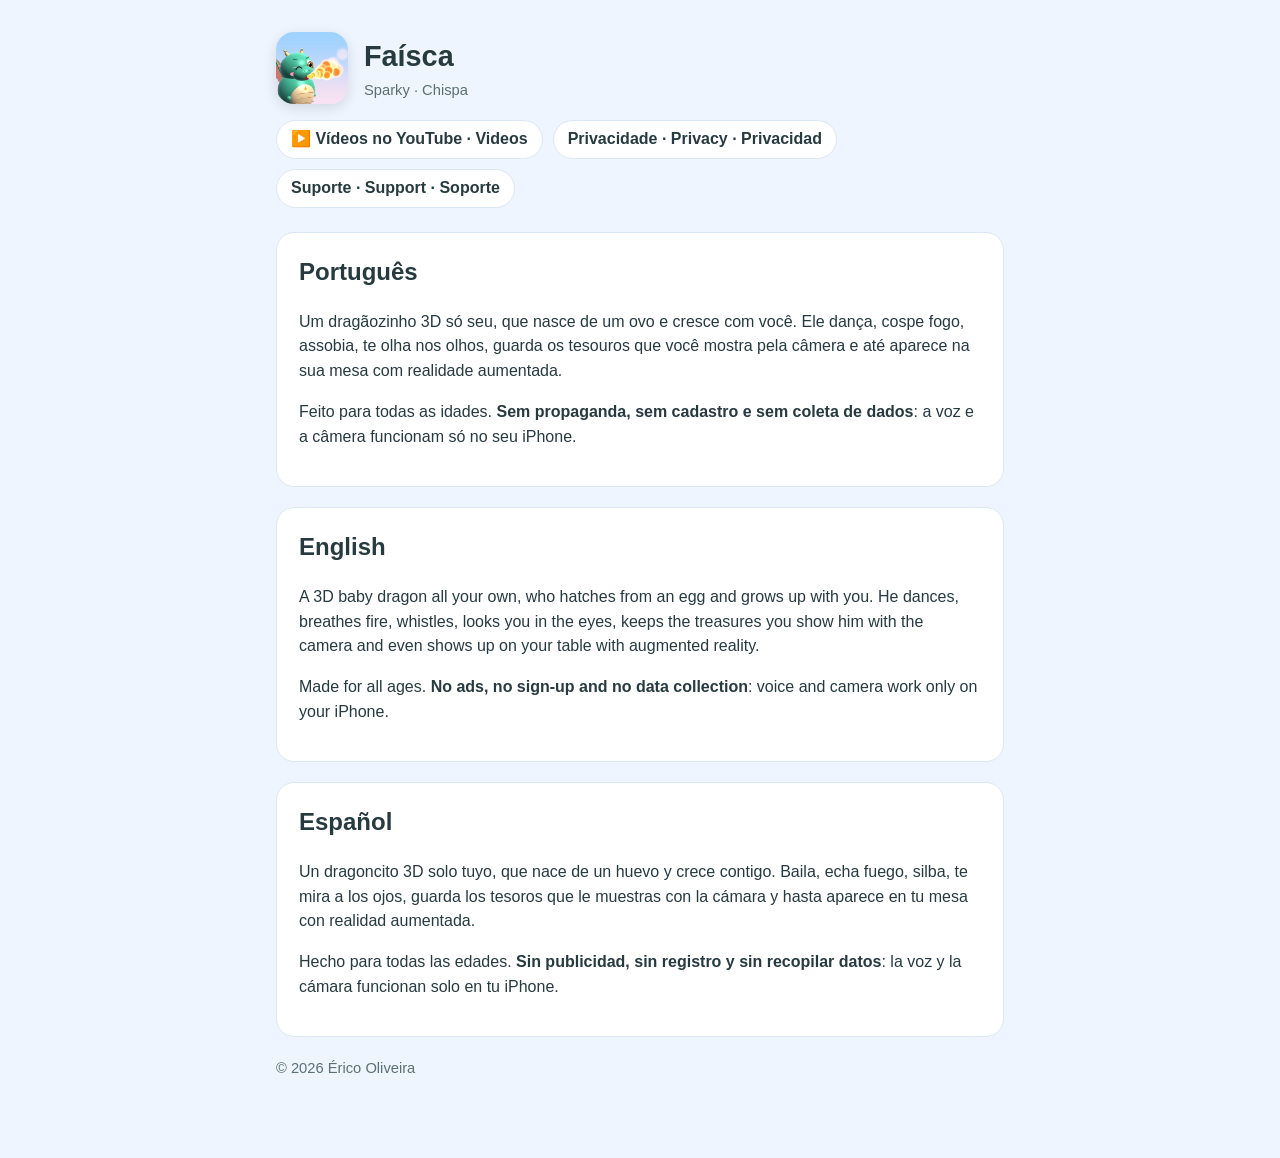
<file: index.html>
<!doctype html>
<html lang="pt-BR">
<head>
<meta charset="utf-8"><meta name="viewport" content="width=device-width, initial-scale=1">
<title>Faísca — dragão virtual</title>
<meta name="description" content="Faísca: um dragãozinho 3D que nasce de um ovo e cresce com você. Sem propaganda e sem coleta de dados.">
<link rel="icon" href="icone.png"><link rel="stylesheet" href="style.css">
</head>
<body><main>
<header><img src="icone.png" alt=""><div><h1>Faísca</h1><div class="soft">Sparky · Chispa</div></div></header>
<nav><a href="videos.html">▶️ Vídeos no YouTube · Videos</a><a href="privacidade.html">Privacidade · Privacy · Privacidad</a><a href="suporte.html">Suporte · Support · Soporte</a></nav>
<section id="pt"><h2>Português</h2>
<p>Um dragãozinho 3D só seu, que nasce de um ovo e cresce com você. Ele dança, cospe fogo, assobia, te olha nos olhos, guarda os tesouros que você mostra pela câmera e até aparece na sua mesa com realidade aumentada.</p>
<p>Feito para todas as idades. <strong>Sem propaganda, sem cadastro e sem coleta de dados</strong>: a voz e a câmera funcionam só no seu iPhone.</p></section>
<section id="en"><h2>English</h2>
<p>A 3D baby dragon all your own, who hatches from an egg and grows up with you. He dances, breathes fire, whistles, looks you in the eyes, keeps the treasures you show him with the camera and even shows up on your table with augmented reality.</p>
<p>Made for all ages. <strong>No ads, no sign-up and no data collection</strong>: voice and camera work only on your iPhone.</p></section>
<section id="es"><h2>Español</h2>
<p>Un dragoncito 3D solo tuyo, que nace de un huevo y crece contigo. Baila, echa fuego, silba, te mira a los ojos, guarda los tesoros que le muestras con la cámara y hasta aparece en tu mesa con realidad aumentada.</p>
<p>Hecho para todas las edades. <strong>Sin publicidad, sin registro y sin recopilar datos</strong>: la voz y la cámara funcionan solo en tu iPhone.</p></section>
<p class="soft">© 2026 Érico Oliveira</p>
</main></body></html>
</file>
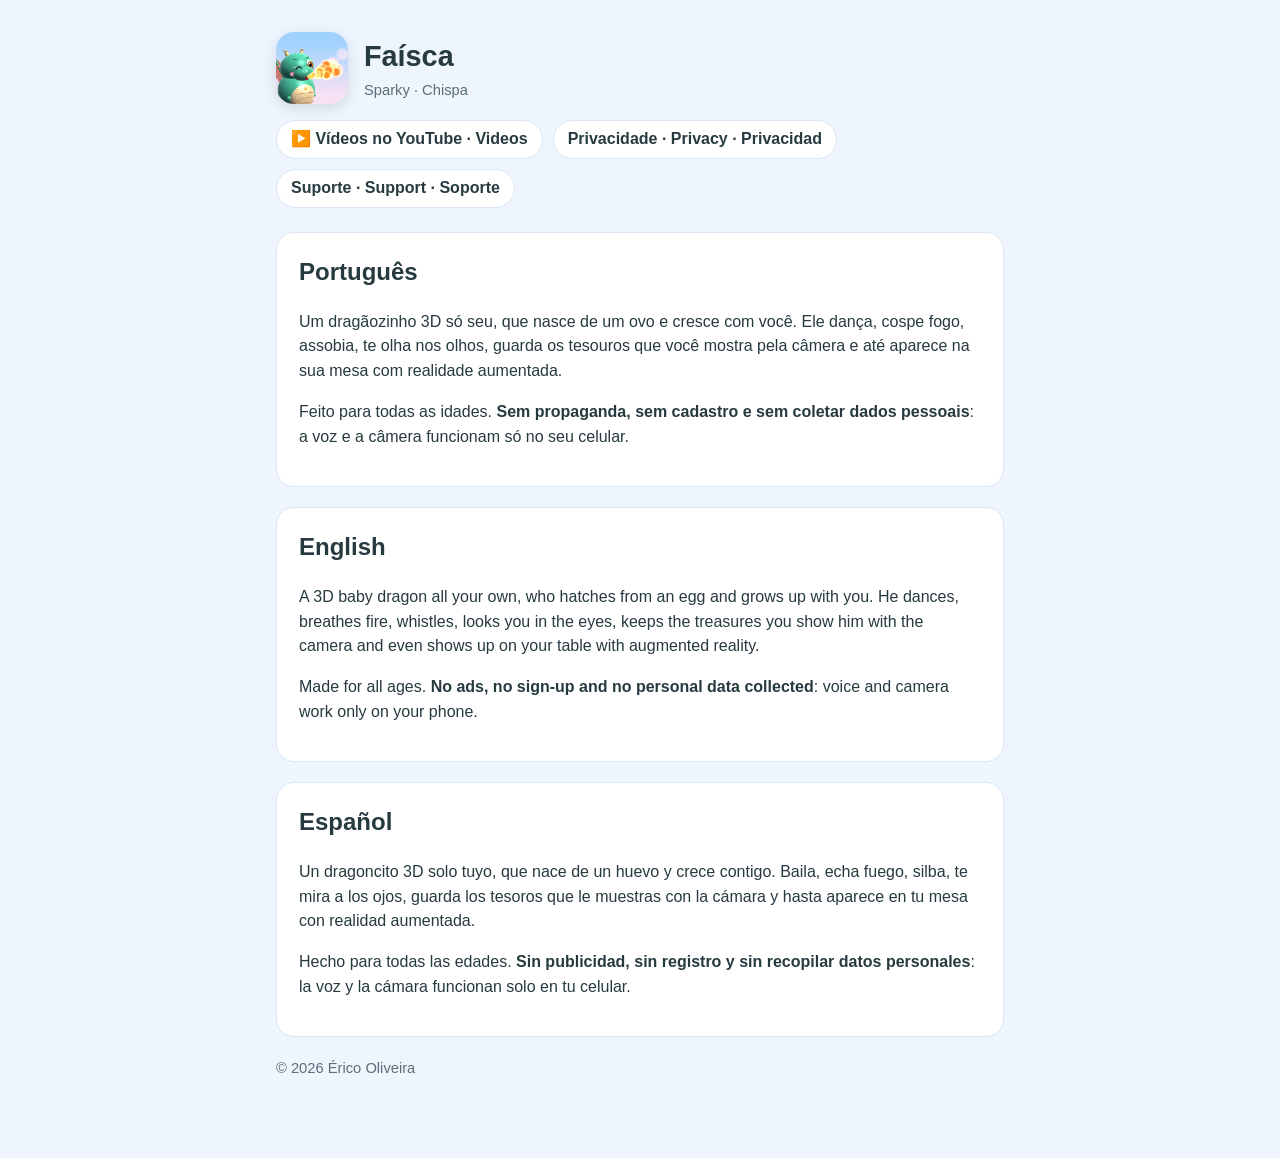
<file: android.html>
<!doctype html>
<html lang="pt-BR">
<head>
<meta charset="utf-8"><meta name="viewport" content="width=device-width, initial-scale=1">
<title>Faísca — dragão virtual (Android)</title>
<meta name="description" content="Faísca: um dragãozinho 3D que nasce de um ovo e cresce com você. Sem propaganda e sem cadastro.">
<link rel="icon" href="icone.png"><link rel="stylesheet" href="style.css">
</head>
<body><main>
<header><img src="icone.png" alt=""><div><h1>Faísca</h1><div class="soft">Sparky · Chispa</div></div></header>
<nav><a href="videos.html">▶️ Vídeos no YouTube · Videos</a><a href="privacidade-android.html">Privacidade · Privacy · Privacidad</a><a href="suporte-android.html">Suporte · Support · Soporte</a></nav>
<section id="pt"><h2>Português</h2>
<p>Um dragãozinho 3D só seu, que nasce de um ovo e cresce com você. Ele dança, cospe fogo, assobia, te olha nos olhos, guarda os tesouros que você mostra pela câmera e até aparece na sua mesa com realidade aumentada.</p>
<p>Feito para todas as idades. <strong>Sem propaganda, sem cadastro e sem coletar dados pessoais</strong>: a voz e a câmera funcionam só no seu celular.</p></section>
<section id="en"><h2>English</h2>
<p>A 3D baby dragon all your own, who hatches from an egg and grows up with you. He dances, breathes fire, whistles, looks you in the eyes, keeps the treasures you show him with the camera and even shows up on your table with augmented reality.</p>
<p>Made for all ages. <strong>No ads, no sign-up and no personal data collected</strong>: voice and camera work only on your phone.</p></section>
<section id="es"><h2>Español</h2>
<p>Un dragoncito 3D solo tuyo, que nace de un huevo y crece contigo. Baila, echa fuego, silba, te mira a los ojos, guarda los tesoros que le muestras con la cámara y hasta aparece en tu mesa con realidad aumentada.</p>
<p>Hecho para todas las edades. <strong>Sin publicidad, sin registro y sin recopilar datos personales</strong>: la voz y la cámara funcionan solo en tu celular.</p></section>
<p class="soft">© 2026 Érico Oliveira</p>
</main></body></html>
</file>
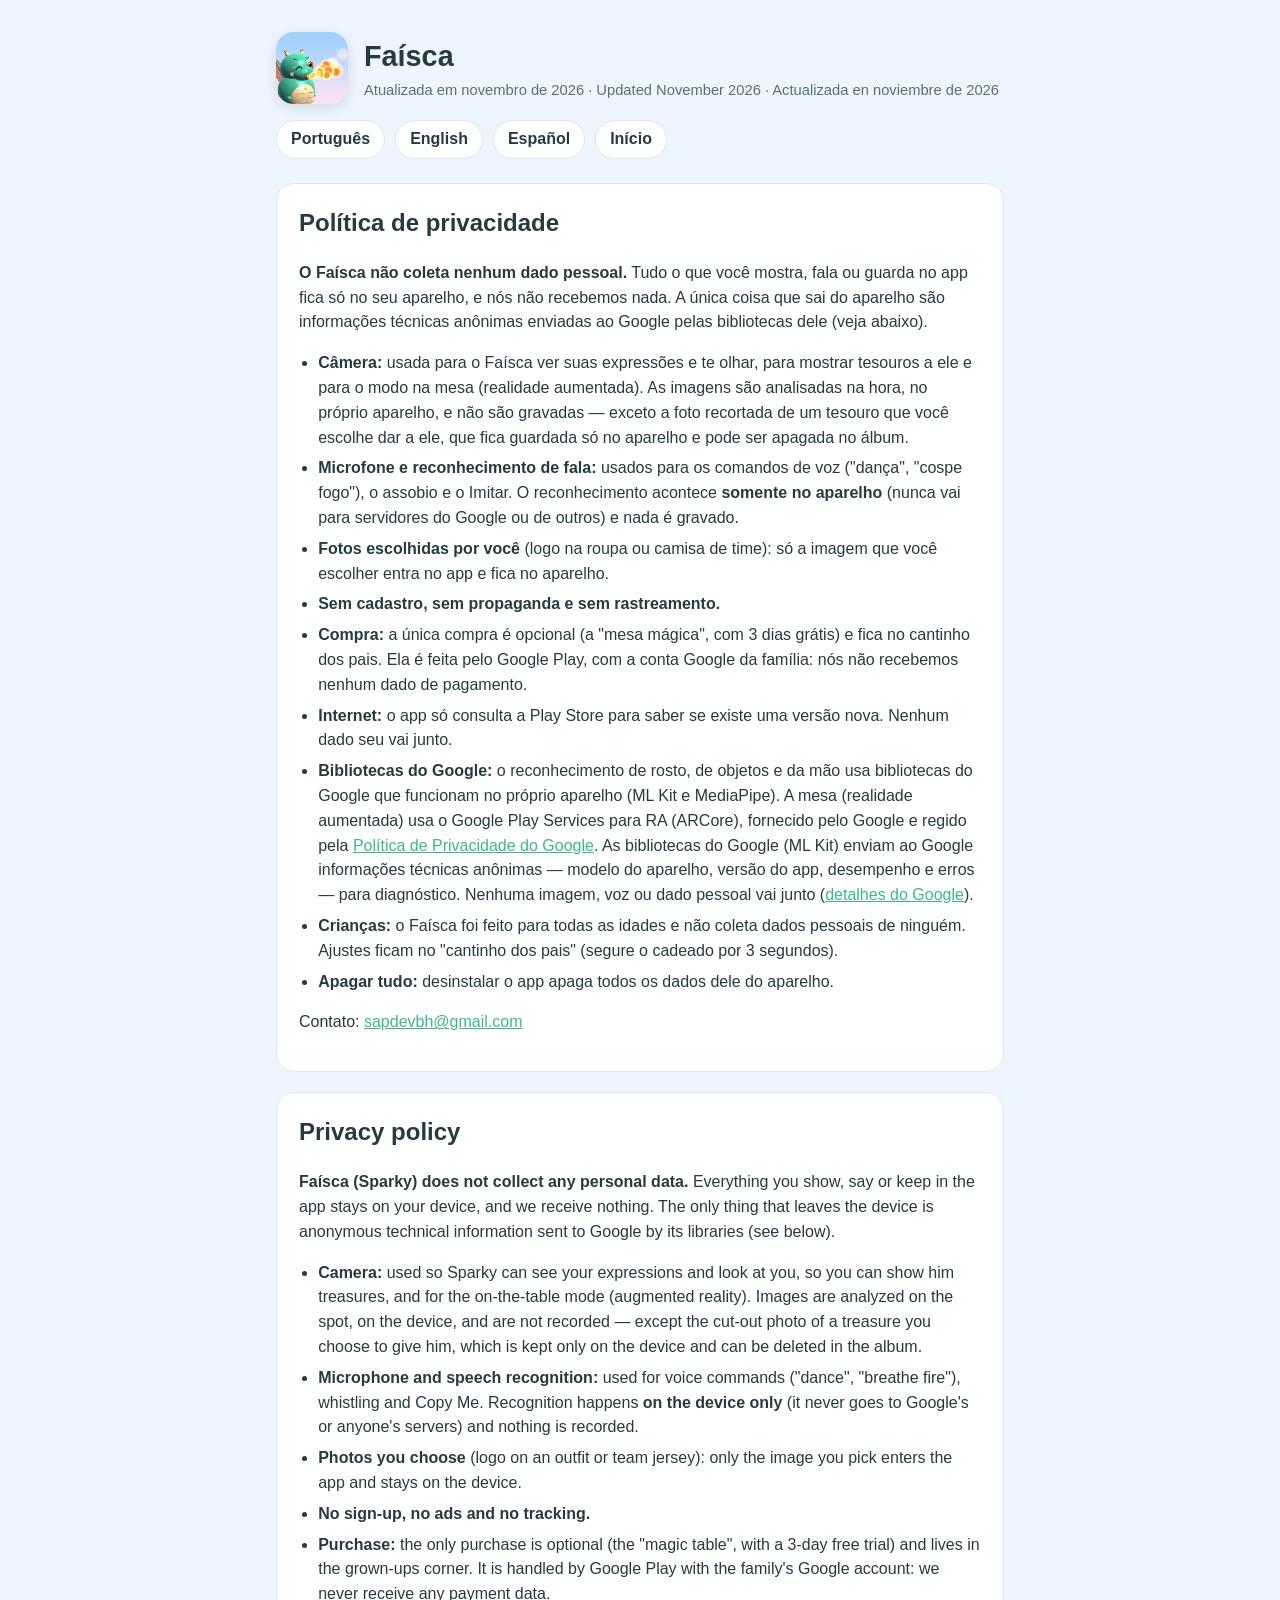
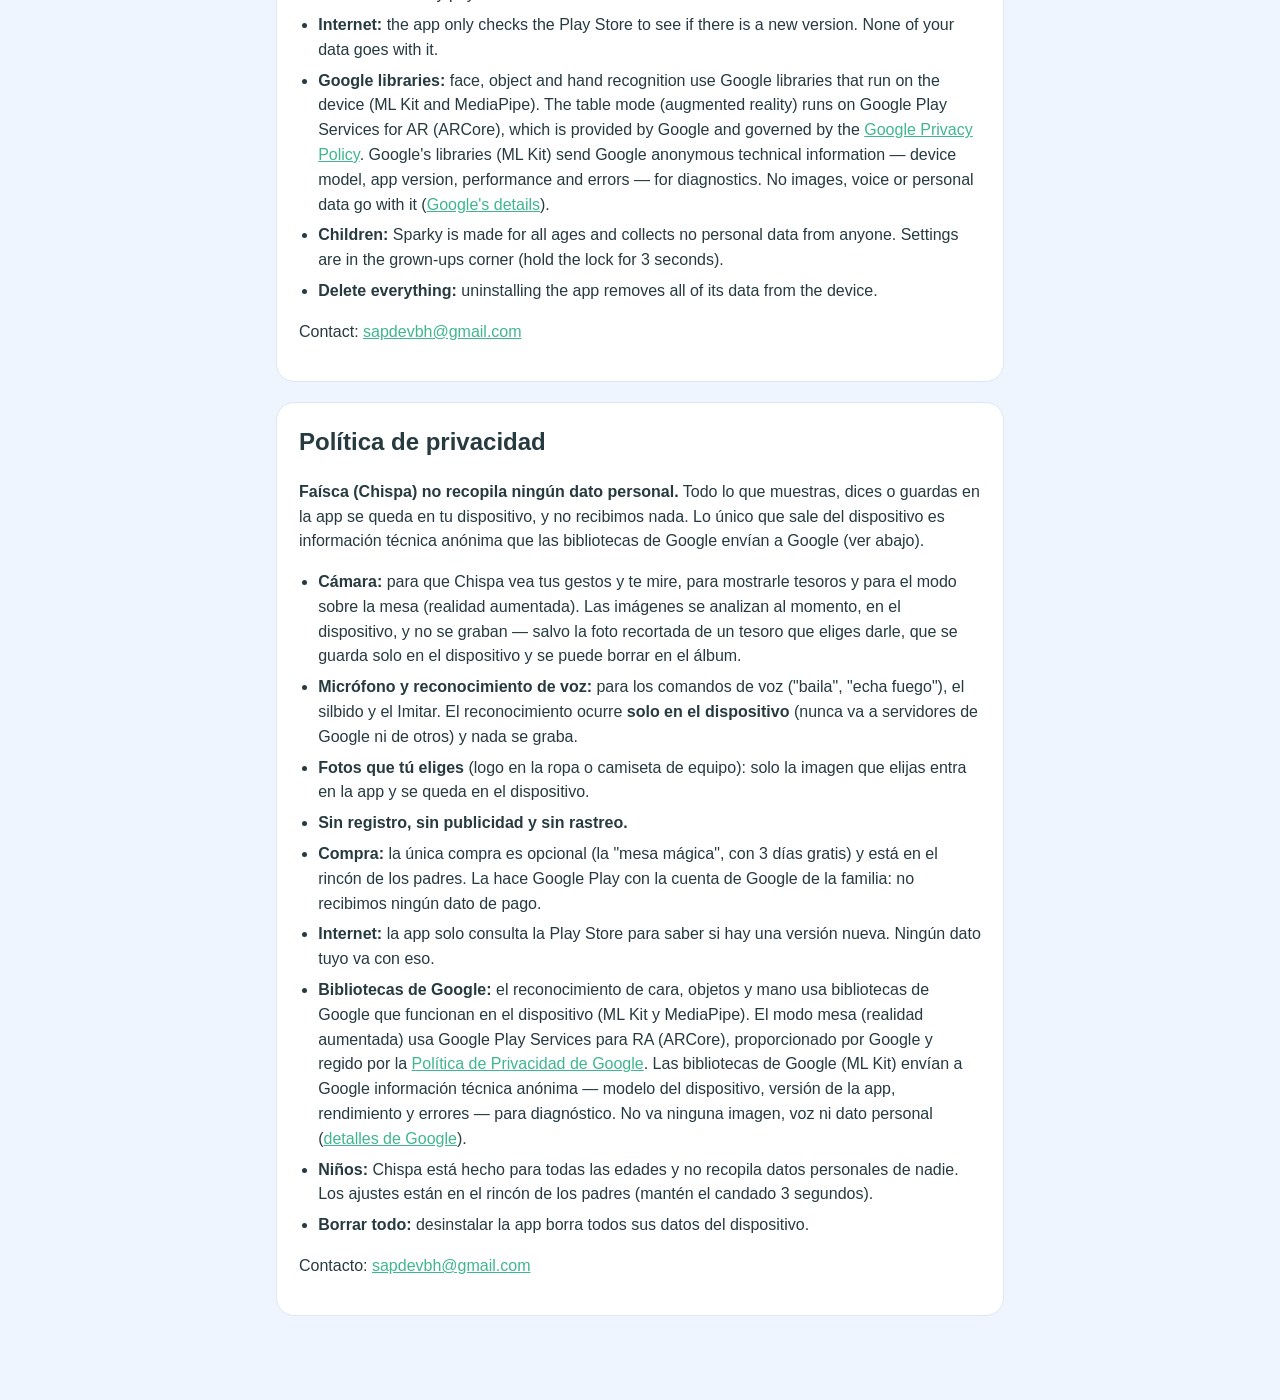
<file: privacidade-android.html>
<!doctype html>
<html lang="pt-BR">
<head>
<meta charset="utf-8"><meta name="viewport" content="width=device-width, initial-scale=1">
<title>Faísca — Privacidade (Android)</title>
<link rel="icon" href="icone.png"><link rel="stylesheet" href="style.css">
</head>
<body><main>
<header><img src="icone.png" alt=""><div><h1>Faísca</h1><div class="soft">Atualizada em novembro de 2026 · Updated November 2026 · Actualizada en noviembre de 2026</div></div></header>
<nav><a href="#pt">Português</a><a href="#en">English</a><a href="#es">Español</a><a href="android.html">Início</a></nav>
<section id="pt">
<h2>Política de privacidade</h2>
<p><strong>O Faísca não coleta nenhum dado pessoal.</strong> Tudo o que você mostra, fala ou guarda no app fica só no seu aparelho, e nós não recebemos nada. A única coisa que sai do aparelho são informações técnicas anônimas enviadas ao Google pelas bibliotecas dele (veja abaixo).</p>
<ul>
<li><strong>Câmera:</strong> usada para o Faísca ver suas expressões e te olhar, para mostrar tesouros a ele e para o modo na mesa (realidade aumentada). As imagens são analisadas na hora, no próprio aparelho, e não são gravadas — exceto a foto recortada de um tesouro que você escolhe dar a ele, que fica guardada só no aparelho e pode ser apagada no álbum.</li>
<li><strong>Microfone e reconhecimento de fala:</strong> usados para os comandos de voz (&quot;dança&quot;, &quot;cospe fogo&quot;), o assobio e o Imitar. O reconhecimento acontece <strong>somente no aparelho</strong> (nunca vai para servidores do Google ou de outros) e nada é gravado.</li>
<li><strong>Fotos escolhidas por você</strong> (logo na roupa ou camisa de time): só a imagem que você escolher entra no app e fica no aparelho.</li>
<li><strong>Sem cadastro, sem propaganda e sem rastreamento.</strong></li>
<li><strong>Compra:</strong> a única compra é opcional (a &quot;mesa mágica&quot;, com 3 dias grátis) e fica no cantinho dos pais. Ela é feita pelo Google Play, com a conta Google da família: nós não recebemos nenhum dado de pagamento.</li>
<li><strong>Internet:</strong> o app só consulta a Play Store para saber se existe uma versão nova. Nenhum dado seu vai junto.</li>
<li><strong>Bibliotecas do Google:</strong> o reconhecimento de rosto, de objetos e da mão usa bibliotecas do Google que funcionam no próprio aparelho (ML Kit e MediaPipe). A mesa (realidade aumentada) usa o Google Play Services para RA (ARCore), fornecido pelo Google e regido pela <a href="https://policies.google.com/privacy">Política de Privacidade do Google</a>. As bibliotecas do Google (ML Kit) enviam ao Google informações técnicas anônimas — modelo do aparelho, versão do app, desempenho e erros — para diagnóstico. Nenhuma imagem, voz ou dado pessoal vai junto (<a href="https://developers.google.com/ml-kit/android-data-disclosure">detalhes do Google</a>).</li>
<li><strong>Crianças:</strong> o Faísca foi feito para todas as idades e não coleta dados pessoais de ninguém. Ajustes ficam no &quot;cantinho dos pais&quot; (segure o cadeado por 3 segundos).</li>
<li><strong>Apagar tudo:</strong> desinstalar o app apaga todos os dados dele do aparelho.</li>
</ul>
<p>Contato: <a href="mailto:sapdevbh@gmail.com">sapdevbh@gmail.com</a></p>
</section>
<section id="en">
<h2>Privacy policy</h2>
<p><strong>Faísca (Sparky) does not collect any personal data.</strong> Everything you show, say or keep in the app stays on your device, and we receive nothing. The only thing that leaves the device is anonymous technical information sent to Google by its libraries (see below).</p>
<ul>
<li><strong>Camera:</strong> used so Sparky can see your expressions and look at you, so you can show him treasures, and for the on-the-table mode (augmented reality). Images are analyzed on the spot, on the device, and are not recorded — except the cut-out photo of a treasure you choose to give him, which is kept only on the device and can be deleted in the album.</li>
<li><strong>Microphone and speech recognition:</strong> used for voice commands (&quot;dance&quot;, &quot;breathe fire&quot;), whistling and Copy Me. Recognition happens <strong>on the device only</strong> (it never goes to Google&#x27;s or anyone&#x27;s servers) and nothing is recorded.</li>
<li><strong>Photos you choose</strong> (logo on an outfit or team jersey): only the image you pick enters the app and stays on the device.</li>
<li><strong>No sign-up, no ads and no tracking.</strong></li>
<li><strong>Purchase:</strong> the only purchase is optional (the &quot;magic table&quot;, with a 3-day free trial) and lives in the grown-ups corner. It is handled by Google Play with the family&#x27;s Google account: we never receive any payment data.</li>
<li><strong>Internet:</strong> the app only checks the Play Store to see if there is a new version. None of your data goes with it.</li>
<li><strong>Google libraries:</strong> face, object and hand recognition use Google libraries that run on the device (ML Kit and MediaPipe). The table mode (augmented reality) runs on Google Play Services for AR (ARCore), which is provided by Google and governed by the <a href="https://policies.google.com/privacy">Google Privacy Policy</a>. Google's libraries (ML Kit) send Google anonymous technical information — device model, app version, performance and errors — for diagnostics. No images, voice or personal data go with it (<a href="https://developers.google.com/ml-kit/android-data-disclosure">Google's details</a>).</li>
<li><strong>Children:</strong> Sparky is made for all ages and collects no personal data from anyone. Settings are in the grown-ups corner (hold the lock for 3 seconds).</li>
<li><strong>Delete everything:</strong> uninstalling the app removes all of its data from the device.</li>
</ul>
<p>Contact: <a href="mailto:sapdevbh@gmail.com">sapdevbh@gmail.com</a></p>
</section>
<section id="es">
<h2>Política de privacidad</h2>
<p><strong>Faísca (Chispa) no recopila ningún dato personal.</strong> Todo lo que muestras, dices o guardas en la app se queda en tu dispositivo, y no recibimos nada. Lo único que sale del dispositivo es información técnica anónima que las bibliotecas de Google envían a Google (ver abajo).</p>
<ul>
<li><strong>Cámara:</strong> para que Chispa vea tus gestos y te mire, para mostrarle tesoros y para el modo sobre la mesa (realidad aumentada). Las imágenes se analizan al momento, en el dispositivo, y no se graban — salvo la foto recortada de un tesoro que eliges darle, que se guarda solo en el dispositivo y se puede borrar en el álbum.</li>
<li><strong>Micrófono y reconocimiento de voz:</strong> para los comandos de voz (&quot;baila&quot;, &quot;echa fuego&quot;), el silbido y el Imitar. El reconocimiento ocurre <strong>solo en el dispositivo</strong> (nunca va a servidores de Google ni de otros) y nada se graba.</li>
<li><strong>Fotos que tú eliges</strong> (logo en la ropa o camiseta de equipo): solo la imagen que elijas entra en la app y se queda en el dispositivo.</li>
<li><strong>Sin registro, sin publicidad y sin rastreo.</strong></li>
<li><strong>Compra:</strong> la única compra es opcional (la &quot;mesa mágica&quot;, con 3 días gratis) y está en el rincón de los padres. La hace Google Play con la cuenta de Google de la familia: no recibimos ningún dato de pago.</li>
<li><strong>Internet:</strong> la app solo consulta la Play Store para saber si hay una versión nueva. Ningún dato tuyo va con eso.</li>
<li><strong>Bibliotecas de Google:</strong> el reconocimiento de cara, objetos y mano usa bibliotecas de Google que funcionan en el dispositivo (ML Kit y MediaPipe). El modo mesa (realidad aumentada) usa Google Play Services para RA (ARCore), proporcionado por Google y regido por la <a href="https://policies.google.com/privacy">Política de Privacidad de Google</a>. Las bibliotecas de Google (ML Kit) envían a Google información técnica anónima — modelo del dispositivo, versión de la app, rendimiento y errores — para diagnóstico. No va ninguna imagen, voz ni dato personal (<a href="https://developers.google.com/ml-kit/android-data-disclosure">detalles de Google</a>).</li>
<li><strong>Niños:</strong> Chispa está hecho para todas las edades y no recopila datos personales de nadie. Los ajustes están en el rincón de los padres (mantén el candado 3 segundos).</li>
<li><strong>Borrar todo:</strong> desinstalar la app borra todos sus datos del dispositivo.</li>
</ul>
<p>Contacto: <a href="mailto:sapdevbh@gmail.com">sapdevbh@gmail.com</a></p>
</section>
</main></body></html>
</file>
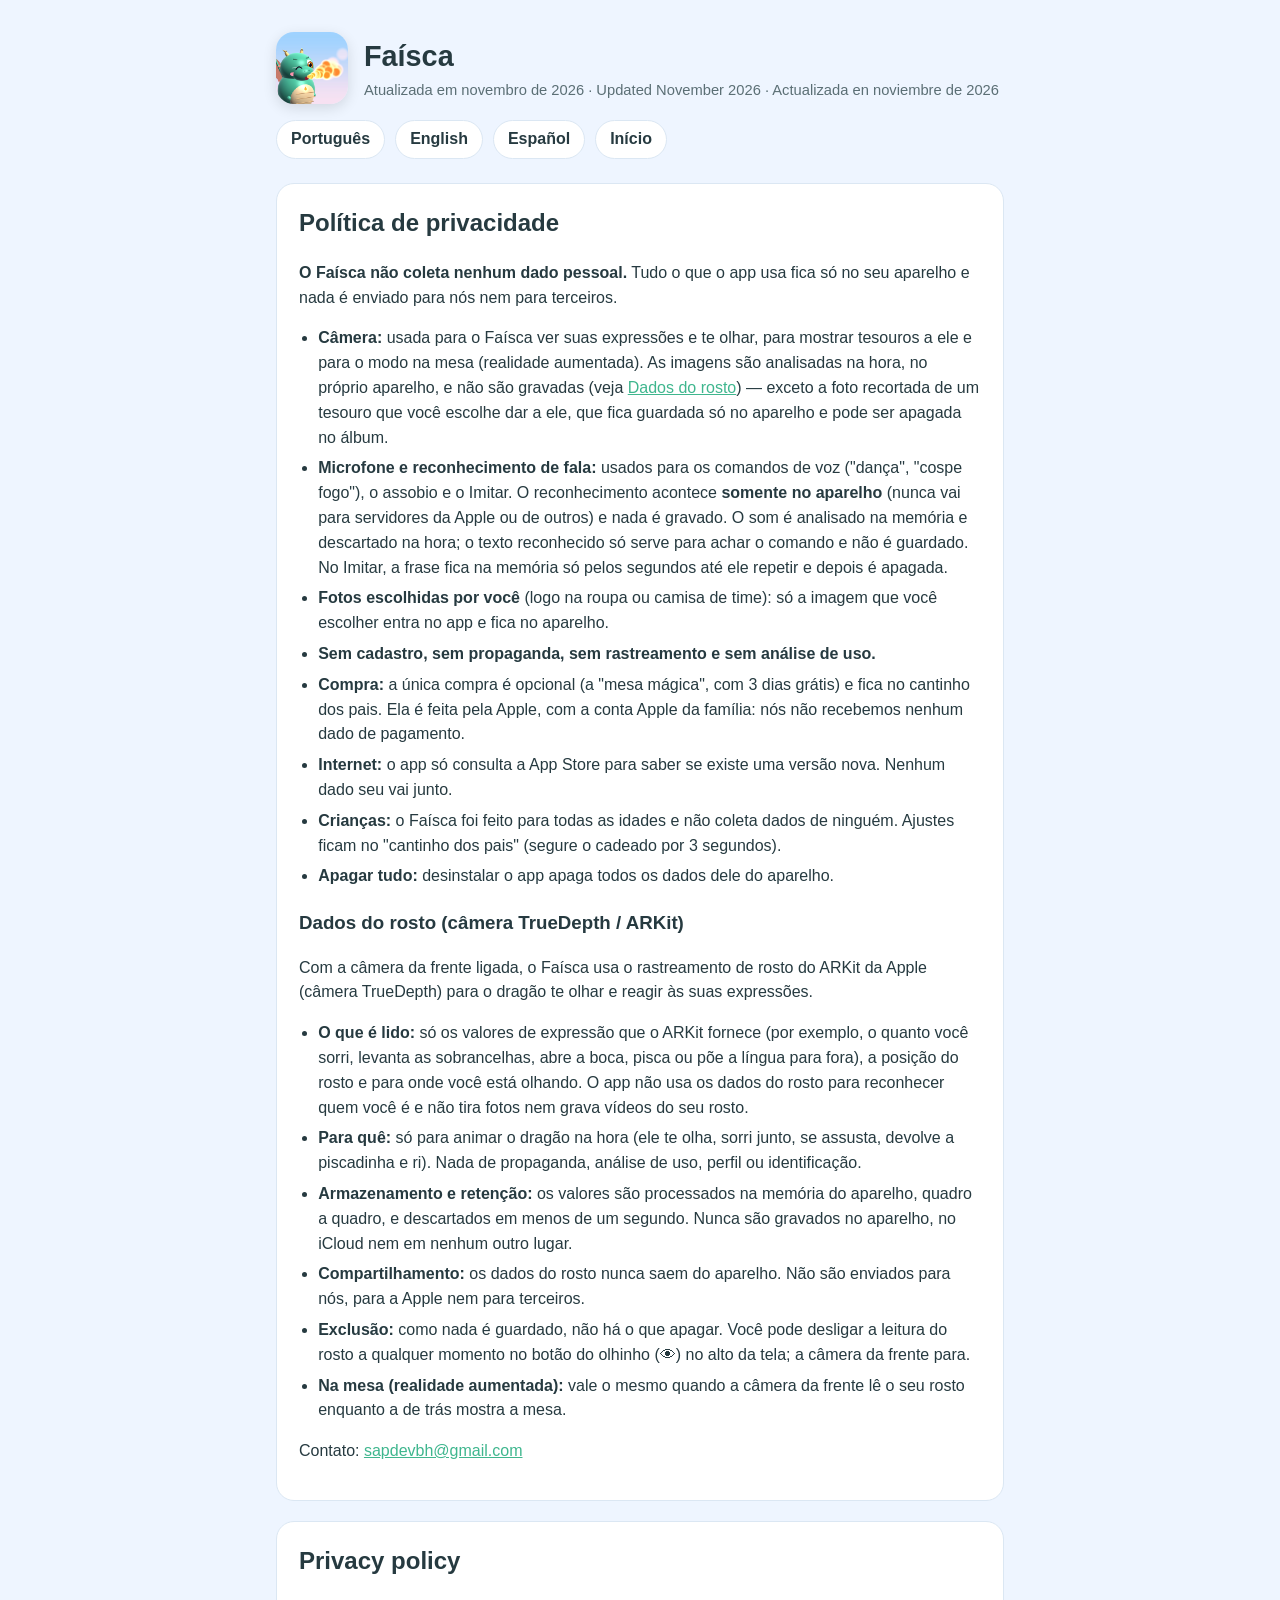
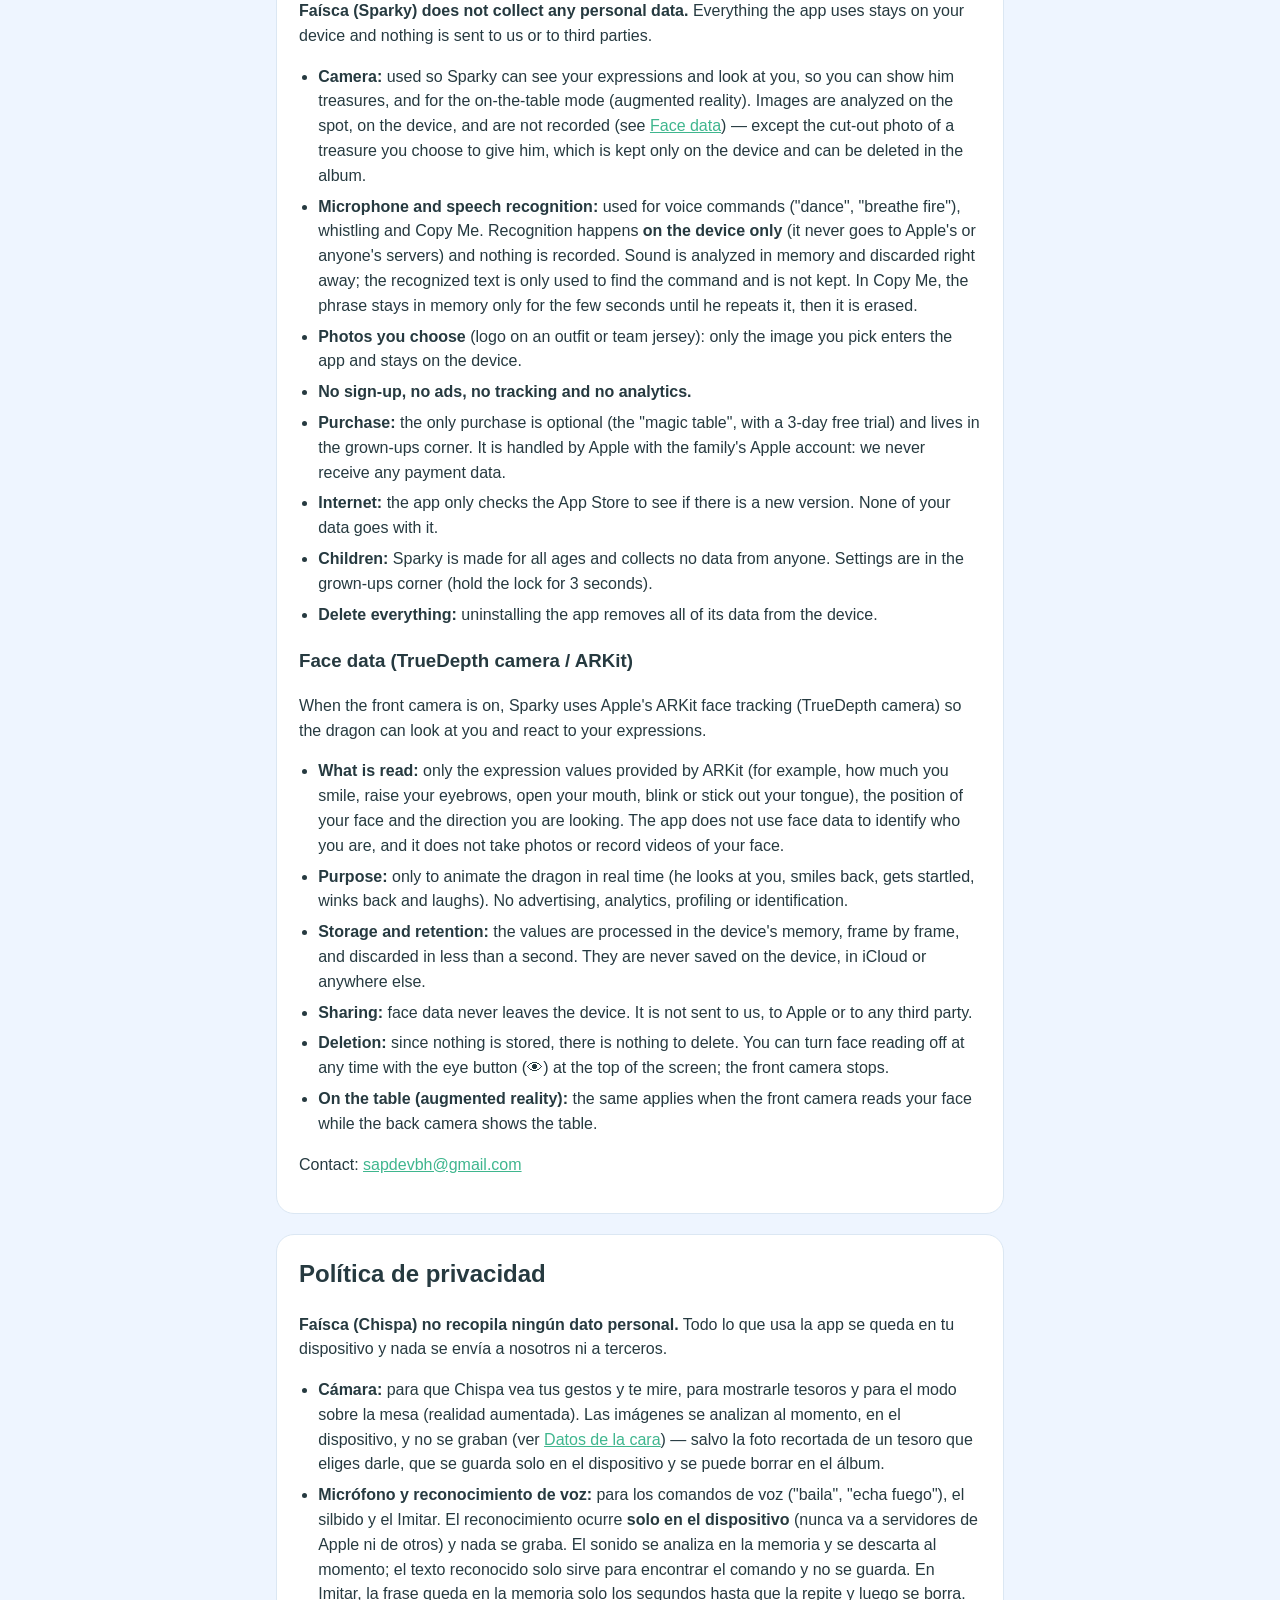
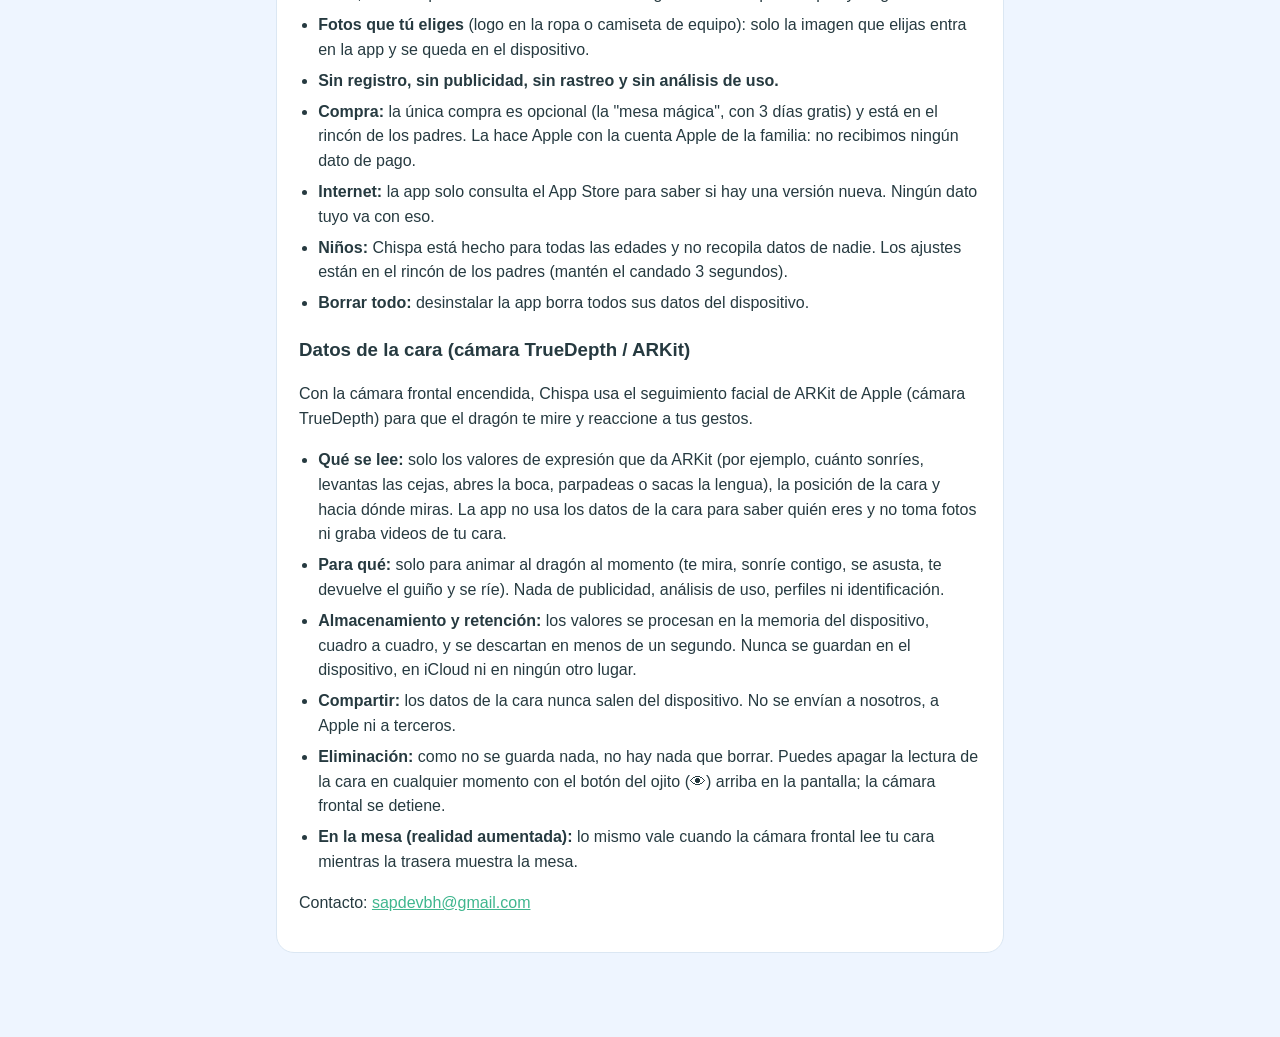
<file: privacidade.html>
<!doctype html>
<html lang="pt-BR">
<head>
<meta charset="utf-8"><meta name="viewport" content="width=device-width, initial-scale=1">
<title>Faísca — Privacidade</title>
<link rel="icon" href="icone.png"><link rel="stylesheet" href="style.css">
</head>
<body><main>
<header><img src="icone.png" alt=""><div><h1>Faísca</h1><div class="soft">Atualizada em novembro de 2026 · Updated November 2026 · Actualizada en noviembre de 2026</div></div></header>
<nav><a href="#pt">Português</a><a href="#en">English</a><a href="#es">Español</a><a href="index.html">Início</a></nav>
<section id="pt">
<h2>Política de privacidade</h2>
<p><strong>O Faísca não coleta nenhum dado pessoal.</strong> Tudo o que o app usa fica só no seu aparelho e nada é enviado para nós nem para terceiros.</p>
<ul>
<li><strong>Câmera:</strong> usada para o Faísca ver suas expressões e te olhar, para mostrar tesouros a ele e para o modo na mesa (realidade aumentada). As imagens são analisadas na hora, no próprio aparelho, e não são gravadas (veja <a href="#rosto">Dados do rosto</a>) — exceto a foto recortada de um tesouro que você escolhe dar a ele, que fica guardada só no aparelho e pode ser apagada no álbum.</li>
<li><strong>Microfone e reconhecimento de fala:</strong> usados para os comandos de voz (&quot;dança&quot;, &quot;cospe fogo&quot;), o assobio e o Imitar. O reconhecimento acontece <strong>somente no aparelho</strong> (nunca vai para servidores da Apple ou de outros) e nada é gravado. O som é analisado na memória e descartado na hora; o texto reconhecido só serve para achar o comando e não é guardado. No Imitar, a frase fica na memória só pelos segundos até ele repetir e depois é apagada.</li>
<li><strong>Fotos escolhidas por você</strong> (logo na roupa ou camisa de time): só a imagem que você escolher entra no app e fica no aparelho.</li>
<li><strong>Sem cadastro, sem propaganda, sem rastreamento e sem análise de uso.</strong></li>
<li><strong>Compra:</strong> a única compra é opcional (a &quot;mesa mágica&quot;, com 3 dias grátis) e fica no cantinho dos pais. Ela é feita pela Apple, com a conta Apple da família: nós não recebemos nenhum dado de pagamento.</li>
<li><strong>Internet:</strong> o app só consulta a App Store para saber se existe uma versão nova. Nenhum dado seu vai junto.</li>
<li><strong>Crianças:</strong> o Faísca foi feito para todas as idades e não coleta dados de ninguém. Ajustes ficam no &quot;cantinho dos pais&quot; (segure o cadeado por 3 segundos).</li>
<li><strong>Apagar tudo:</strong> desinstalar o app apaga todos os dados dele do aparelho.</li>
</ul>
<h3 id="rosto">Dados do rosto (câmera TrueDepth / ARKit)</h3>
<p>Com a câmera da frente ligada, o Faísca usa o rastreamento de rosto do ARKit da Apple (câmera TrueDepth) para o dragão te olhar e reagir às suas expressões.</p>
<ul>
<li><strong>O que é lido:</strong> só os valores de expressão que o ARKit fornece (por exemplo, o quanto você sorri, levanta as sobrancelhas, abre a boca, pisca ou põe a língua para fora), a posição do rosto e para onde você está olhando. O app não usa os dados do rosto para reconhecer quem você é e não tira fotos nem grava vídeos do seu rosto.</li>
<li><strong>Para quê:</strong> só para animar o dragão na hora (ele te olha, sorri junto, se assusta, devolve a piscadinha e ri). Nada de propaganda, análise de uso, perfil ou identificação.</li>
<li><strong>Armazenamento e retenção:</strong> os valores são processados na memória do aparelho, quadro a quadro, e descartados em menos de um segundo. Nunca são gravados no aparelho, no iCloud nem em nenhum outro lugar.</li>
<li><strong>Compartilhamento:</strong> os dados do rosto nunca saem do aparelho. Não são enviados para nós, para a Apple nem para terceiros.</li>
<li><strong>Exclusão:</strong> como nada é guardado, não há o que apagar. Você pode desligar a leitura do rosto a qualquer momento no botão do olhinho (👁) no alto da tela; a câmera da frente para.</li>
<li><strong>Na mesa (realidade aumentada):</strong> vale o mesmo quando a câmera da frente lê o seu rosto enquanto a de trás mostra a mesa.</li>
</ul>
<p>Contato: <a href="mailto:sapdevbh@gmail.com">sapdevbh@gmail.com</a></p>
</section>
<section id="en">
<h2>Privacy policy</h2>
<p><strong>Faísca (Sparky) does not collect any personal data.</strong> Everything the app uses stays on your device and nothing is sent to us or to third parties.</p>
<ul>
<li><strong>Camera:</strong> used so Sparky can see your expressions and look at you, so you can show him treasures, and for the on-the-table mode (augmented reality). Images are analyzed on the spot, on the device, and are not recorded (see <a href="#face">Face data</a>) — except the cut-out photo of a treasure you choose to give him, which is kept only on the device and can be deleted in the album.</li>
<li><strong>Microphone and speech recognition:</strong> used for voice commands (&quot;dance&quot;, &quot;breathe fire&quot;), whistling and Copy Me. Recognition happens <strong>on the device only</strong> (it never goes to Apple&#x27;s or anyone&#x27;s servers) and nothing is recorded. Sound is analyzed in memory and discarded right away; the recognized text is only used to find the command and is not kept. In Copy Me, the phrase stays in memory only for the few seconds until he repeats it, then it is erased.</li>
<li><strong>Photos you choose</strong> (logo on an outfit or team jersey): only the image you pick enters the app and stays on the device.</li>
<li><strong>No sign-up, no ads, no tracking and no analytics.</strong></li>
<li><strong>Purchase:</strong> the only purchase is optional (the &quot;magic table&quot;, with a 3-day free trial) and lives in the grown-ups corner. It is handled by Apple with the family&#x27;s Apple account: we never receive any payment data.</li>
<li><strong>Internet:</strong> the app only checks the App Store to see if there is a new version. None of your data goes with it.</li>
<li><strong>Children:</strong> Sparky is made for all ages and collects no data from anyone. Settings are in the grown-ups corner (hold the lock for 3 seconds).</li>
<li><strong>Delete everything:</strong> uninstalling the app removes all of its data from the device.</li>
</ul>
<h3 id="face">Face data (TrueDepth camera / ARKit)</h3>
<p>When the front camera is on, Sparky uses Apple&#x27;s ARKit face tracking (TrueDepth camera) so the dragon can look at you and react to your expressions.</p>
<ul>
<li><strong>What is read:</strong> only the expression values provided by ARKit (for example, how much you smile, raise your eyebrows, open your mouth, blink or stick out your tongue), the position of your face and the direction you are looking. The app does not use face data to identify who you are, and it does not take photos or record videos of your face.</li>
<li><strong>Purpose:</strong> only to animate the dragon in real time (he looks at you, smiles back, gets startled, winks back and laughs). No advertising, analytics, profiling or identification.</li>
<li><strong>Storage and retention:</strong> the values are processed in the device&#x27;s memory, frame by frame, and discarded in less than a second. They are never saved on the device, in iCloud or anywhere else.</li>
<li><strong>Sharing:</strong> face data never leaves the device. It is not sent to us, to Apple or to any third party.</li>
<li><strong>Deletion:</strong> since nothing is stored, there is nothing to delete. You can turn face reading off at any time with the eye button (👁) at the top of the screen; the front camera stops.</li>
<li><strong>On the table (augmented reality):</strong> the same applies when the front camera reads your face while the back camera shows the table.</li>
</ul>
<p>Contact: <a href="mailto:sapdevbh@gmail.com">sapdevbh@gmail.com</a></p>
</section>
<section id="es">
<h2>Política de privacidad</h2>
<p><strong>Faísca (Chispa) no recopila ningún dato personal.</strong> Todo lo que usa la app se queda en tu dispositivo y nada se envía a nosotros ni a terceros.</p>
<ul>
<li><strong>Cámara:</strong> para que Chispa vea tus gestos y te mire, para mostrarle tesoros y para el modo sobre la mesa (realidad aumentada). Las imágenes se analizan al momento, en el dispositivo, y no se graban (ver <a href="#rostro">Datos de la cara</a>) — salvo la foto recortada de un tesoro que eliges darle, que se guarda solo en el dispositivo y se puede borrar en el álbum.</li>
<li><strong>Micrófono y reconocimiento de voz:</strong> para los comandos de voz (&quot;baila&quot;, &quot;echa fuego&quot;), el silbido y el Imitar. El reconocimiento ocurre <strong>solo en el dispositivo</strong> (nunca va a servidores de Apple ni de otros) y nada se graba. El sonido se analiza en la memoria y se descarta al momento; el texto reconocido solo sirve para encontrar el comando y no se guarda. En Imitar, la frase queda en la memoria solo los segundos hasta que la repite y luego se borra.</li>
<li><strong>Fotos que tú eliges</strong> (logo en la ropa o camiseta de equipo): solo la imagen que elijas entra en la app y se queda en el dispositivo.</li>
<li><strong>Sin registro, sin publicidad, sin rastreo y sin análisis de uso.</strong></li>
<li><strong>Compra:</strong> la única compra es opcional (la &quot;mesa mágica&quot;, con 3 días gratis) y está en el rincón de los padres. La hace Apple con la cuenta Apple de la familia: no recibimos ningún dato de pago.</li>
<li><strong>Internet:</strong> la app solo consulta el App Store para saber si hay una versión nueva. Ningún dato tuyo va con eso.</li>
<li><strong>Niños:</strong> Chispa está hecho para todas las edades y no recopila datos de nadie. Los ajustes están en el rincón de los padres (mantén el candado 3 segundos).</li>
<li><strong>Borrar todo:</strong> desinstalar la app borra todos sus datos del dispositivo.</li>
</ul>
<h3 id="rostro">Datos de la cara (cámara TrueDepth / ARKit)</h3>
<p>Con la cámara frontal encendida, Chispa usa el seguimiento facial de ARKit de Apple (cámara TrueDepth) para que el dragón te mire y reaccione a tus gestos.</p>
<ul>
<li><strong>Qué se lee:</strong> solo los valores de expresión que da ARKit (por ejemplo, cuánto sonríes, levantas las cejas, abres la boca, parpadeas o sacas la lengua), la posición de la cara y hacia dónde miras. La app no usa los datos de la cara para saber quién eres y no toma fotos ni graba videos de tu cara.</li>
<li><strong>Para qué:</strong> solo para animar al dragón al momento (te mira, sonríe contigo, se asusta, te devuelve el guiño y se ríe). Nada de publicidad, análisis de uso, perfiles ni identificación.</li>
<li><strong>Almacenamiento y retención:</strong> los valores se procesan en la memoria del dispositivo, cuadro a cuadro, y se descartan en menos de un segundo. Nunca se guardan en el dispositivo, en iCloud ni en ningún otro lugar.</li>
<li><strong>Compartir:</strong> los datos de la cara nunca salen del dispositivo. No se envían a nosotros, a Apple ni a terceros.</li>
<li><strong>Eliminación:</strong> como no se guarda nada, no hay nada que borrar. Puedes apagar la lectura de la cara en cualquier momento con el botón del ojito (👁) arriba en la pantalla; la cámara frontal se detiene.</li>
<li><strong>En la mesa (realidad aumentada):</strong> lo mismo vale cuando la cámara frontal lee tu cara mientras la trasera muestra la mesa.</li>
</ul>
<p>Contacto: <a href="mailto:sapdevbh@gmail.com">sapdevbh@gmail.com</a></p>
</section>
</main></body></html>
</file>
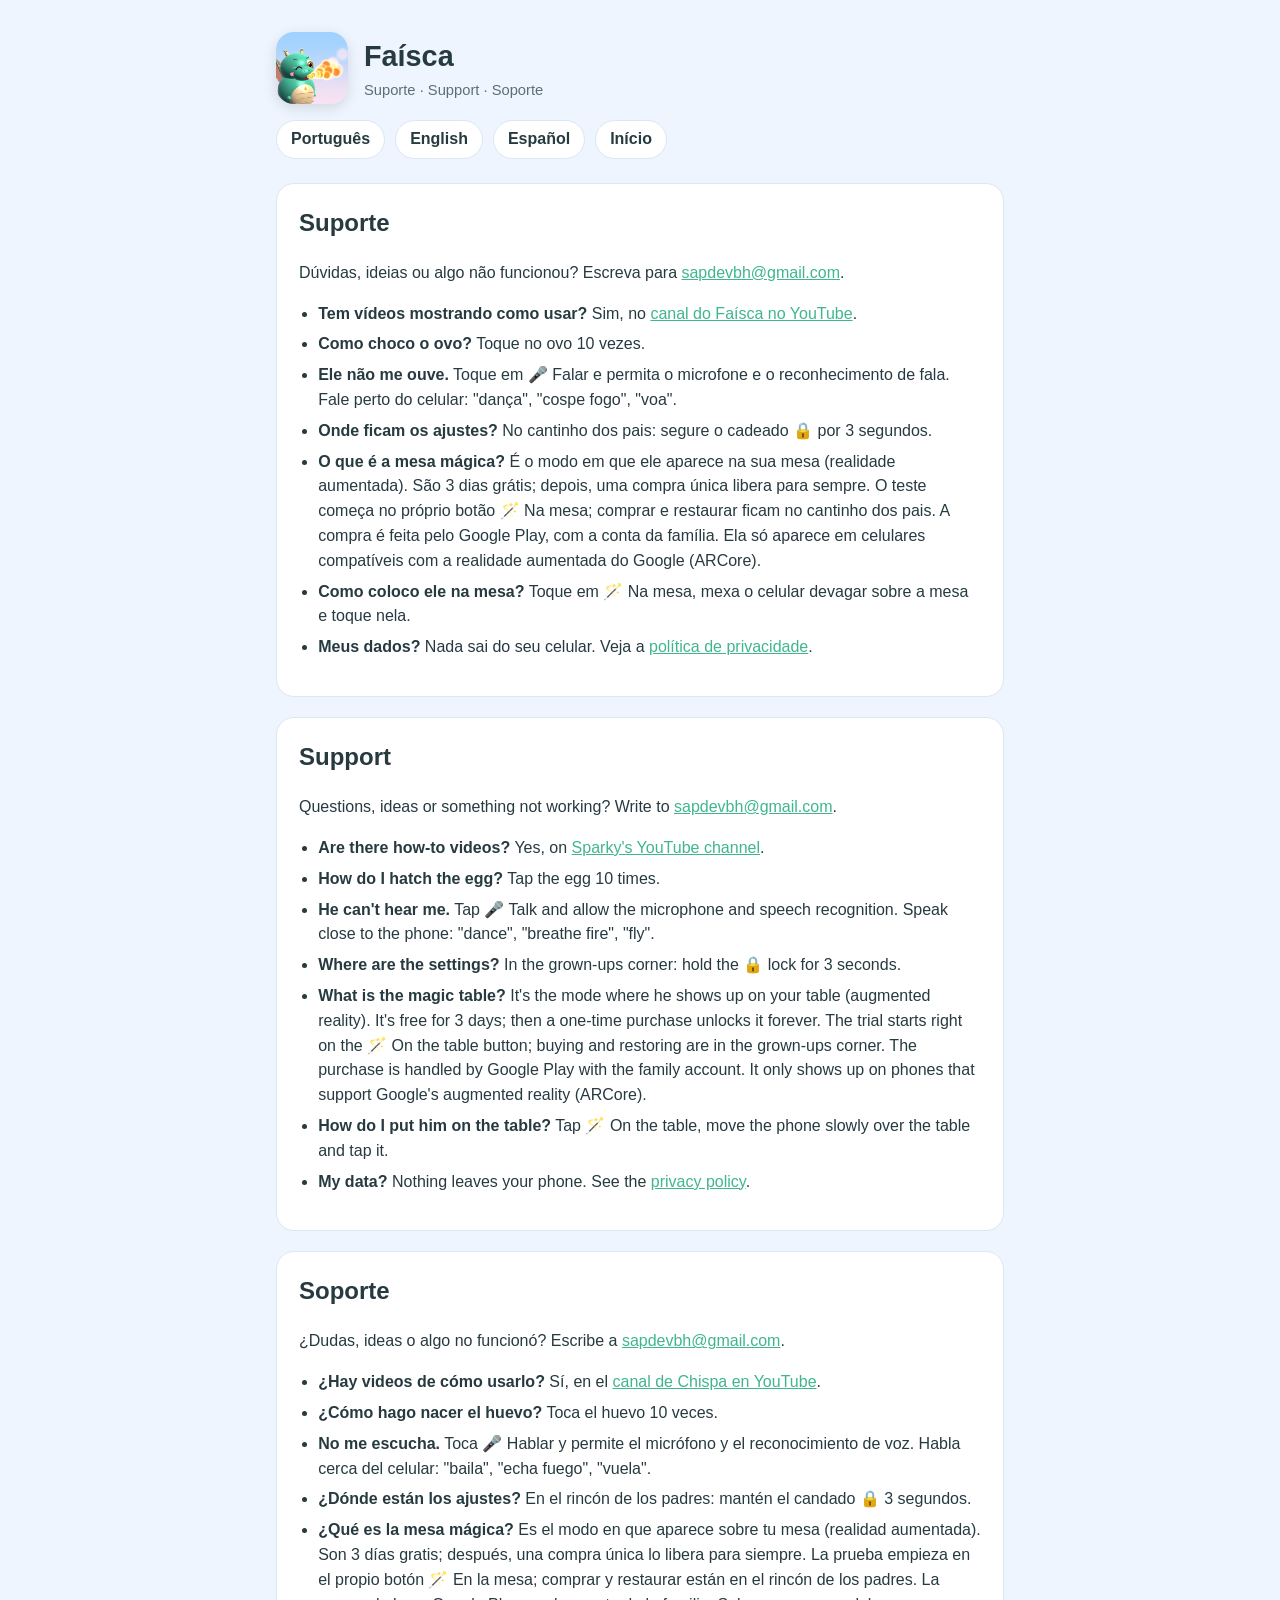
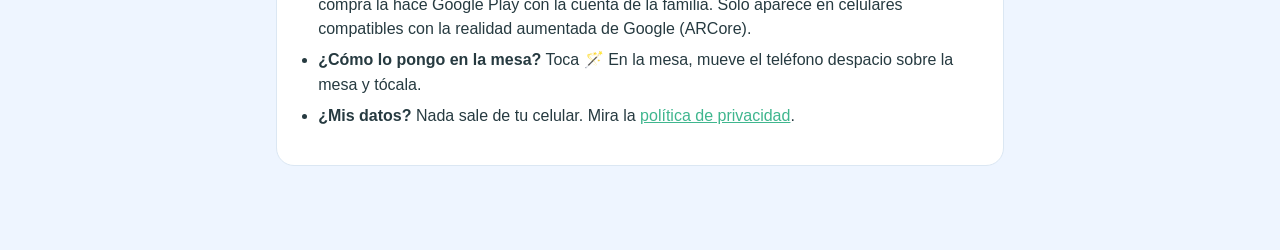
<file: suporte-android.html>
<!doctype html>
<html lang="pt-BR">
<head>
<meta charset="utf-8"><meta name="viewport" content="width=device-width, initial-scale=1">
<title>Faísca — Suporte (Android)</title>
<link rel="icon" href="icone.png"><link rel="stylesheet" href="style.css">
</head>
<body><main>
<header><img src="icone.png" alt=""><div><h1>Faísca</h1><div class="soft">Suporte · Support · Soporte</div></div></header>
<nav><a href="#pt">Português</a><a href="#en">English</a><a href="#es">Español</a><a href="android.html">Início</a></nav>
<section id="pt"><h2>Suporte</h2>
<p>Dúvidas, ideias ou algo não funcionou? Escreva para <a href="mailto:sapdevbh@gmail.com">sapdevbh@gmail.com</a>.</p>
<ul>
<li><strong>Tem vídeos mostrando como usar?</strong> Sim, no <a href="videos.html">canal do Faísca no YouTube</a>.</li>
<li><strong>Como choco o ovo?</strong> Toque no ovo 10 vezes.</li>
<li><strong>Ele não me ouve.</strong> Toque em 🎤 Falar e permita o microfone e o reconhecimento de fala. Fale perto do celular: "dança", "cospe fogo", "voa".</li>
<li><strong>Onde ficam os ajustes?</strong> No cantinho dos pais: segure o cadeado 🔒 por 3 segundos.</li>
<li><strong>O que é a mesa mágica?</strong> É o modo em que ele aparece na sua mesa (realidade aumentada). São 3 dias grátis; depois, uma compra única libera para sempre. O teste começa no próprio botão 🪄 Na mesa; comprar e restaurar ficam no cantinho dos pais. A compra é feita pelo Google Play, com a conta da família. Ela só aparece em celulares compatíveis com a realidade aumentada do Google (ARCore).</li>
<li><strong>Como coloco ele na mesa?</strong> Toque em 🪄 Na mesa, mexa o celular devagar sobre a mesa e toque nela.</li>
<li><strong>Meus dados?</strong> Nada sai do seu celular. Veja a <a href="privacidade-android.html#pt">política de privacidade</a>.</li>
</ul></section>
<section id="en"><h2>Support</h2>
<p>Questions, ideas or something not working? Write to <a href="mailto:sapdevbh@gmail.com">sapdevbh@gmail.com</a>.</p>
<ul>
<li><strong>Are there how-to videos?</strong> Yes, on <a href="videos.html">Sparky's YouTube channel</a>.</li>
<li><strong>How do I hatch the egg?</strong> Tap the egg 10 times.</li>
<li><strong>He can't hear me.</strong> Tap 🎤 Talk and allow the microphone and speech recognition. Speak close to the phone: "dance", "breathe fire", "fly".</li>
<li><strong>Where are the settings?</strong> In the grown-ups corner: hold the 🔒 lock for 3 seconds.</li>
<li><strong>What is the magic table?</strong> It's the mode where he shows up on your table (augmented reality). It's free for 3 days; then a one-time purchase unlocks it forever. The trial starts right on the 🪄 On the table button; buying and restoring are in the grown-ups corner. The purchase is handled by Google Play with the family account. It only shows up on phones that support Google's augmented reality (ARCore).</li>
<li><strong>How do I put him on the table?</strong> Tap 🪄 On the table, move the phone slowly over the table and tap it.</li>
<li><strong>My data?</strong> Nothing leaves your phone. See the <a href="privacidade-android.html#en">privacy policy</a>.</li>
</ul></section>
<section id="es"><h2>Soporte</h2>
<p>¿Dudas, ideas o algo no funcionó? Escribe a <a href="mailto:sapdevbh@gmail.com">sapdevbh@gmail.com</a>.</p>
<ul>
<li><strong>¿Hay videos de cómo usarlo?</strong> Sí, en el <a href="videos.html">canal de Chispa en YouTube</a>.</li>
<li><strong>¿Cómo hago nacer el huevo?</strong> Toca el huevo 10 veces.</li>
<li><strong>No me escucha.</strong> Toca 🎤 Hablar y permite el micrófono y el reconocimiento de voz. Habla cerca del celular: "baila", "echa fuego", "vuela".</li>
<li><strong>¿Dónde están los ajustes?</strong> En el rincón de los padres: mantén el candado 🔒 3 segundos.</li>
<li><strong>¿Qué es la mesa mágica?</strong> Es el modo en que aparece sobre tu mesa (realidad aumentada). Son 3 días gratis; después, una compra única lo libera para siempre. La prueba empieza en el propio botón 🪄 En la mesa; comprar y restaurar están en el rincón de los padres. La compra la hace Google Play con la cuenta de la familia. Solo aparece en celulares compatibles con la realidad aumentada de Google (ARCore).</li>
<li><strong>¿Cómo lo pongo en la mesa?</strong> Toca 🪄 En la mesa, mueve el teléfono despacio sobre la mesa y tócala.</li>
<li><strong>¿Mis datos?</strong> Nada sale de tu celular. Mira la <a href="privacidade-android.html#es">política de privacidad</a>.</li>
</ul></section>
</main></body></html>
</file>
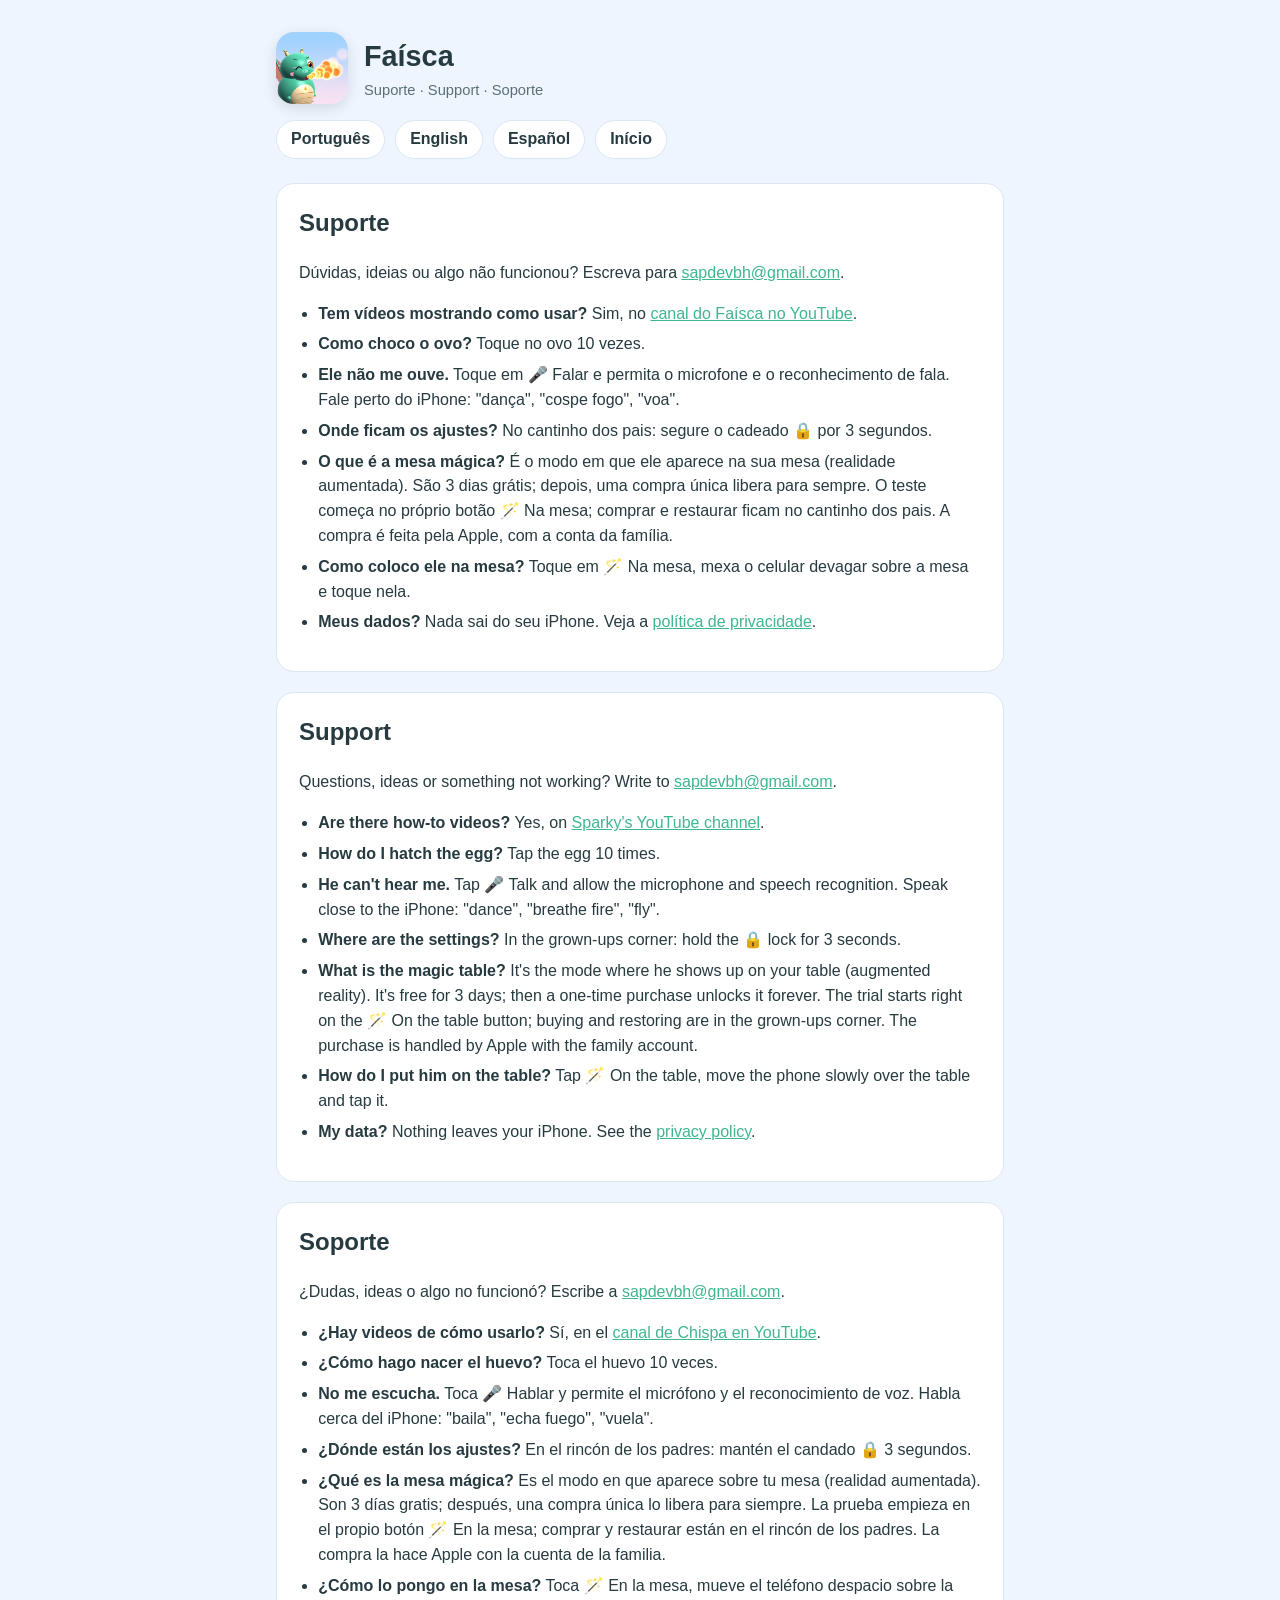
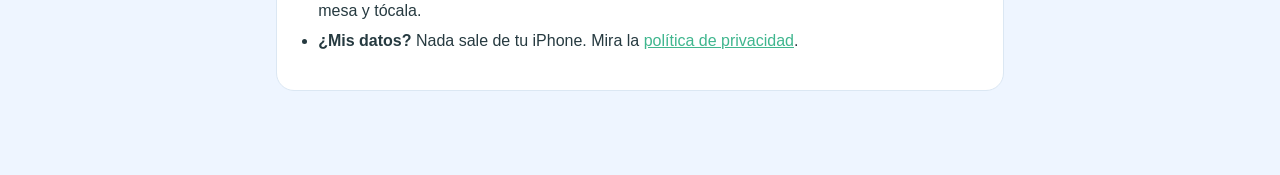
<file: suporte.html>
<!doctype html>
<html lang="pt-BR">
<head>
<meta charset="utf-8"><meta name="viewport" content="width=device-width, initial-scale=1">
<title>Faísca — Suporte</title>
<link rel="icon" href="icone.png"><link rel="stylesheet" href="style.css">
</head>
<body><main>
<header><img src="icone.png" alt=""><div><h1>Faísca</h1><div class="soft">Suporte · Support · Soporte</div></div></header>
<nav><a href="#pt">Português</a><a href="#en">English</a><a href="#es">Español</a><a href="index.html">Início</a></nav>
<section id="pt"><h2>Suporte</h2>
<p>Dúvidas, ideias ou algo não funcionou? Escreva para <a href="mailto:sapdevbh@gmail.com">sapdevbh@gmail.com</a>.</p>
<ul>
<li><strong>Tem vídeos mostrando como usar?</strong> Sim, no <a href="videos.html">canal do Faísca no YouTube</a>.</li>
<li><strong>Como choco o ovo?</strong> Toque no ovo 10 vezes.</li>
<li><strong>Ele não me ouve.</strong> Toque em 🎤 Falar e permita o microfone e o reconhecimento de fala. Fale perto do iPhone: "dança", "cospe fogo", "voa".</li>
<li><strong>Onde ficam os ajustes?</strong> No cantinho dos pais: segure o cadeado 🔒 por 3 segundos.</li>
<li><strong>O que é a mesa mágica?</strong> É o modo em que ele aparece na sua mesa (realidade aumentada). São 3 dias grátis; depois, uma compra única libera para sempre. O teste começa no próprio botão 🪄 Na mesa; comprar e restaurar ficam no cantinho dos pais. A compra é feita pela Apple, com a conta da família.</li>
<li><strong>Como coloco ele na mesa?</strong> Toque em 🪄 Na mesa, mexa o celular devagar sobre a mesa e toque nela.</li>
<li><strong>Meus dados?</strong> Nada sai do seu iPhone. Veja a <a href="privacidade.html#pt">política de privacidade</a>.</li>
</ul></section>
<section id="en"><h2>Support</h2>
<p>Questions, ideas or something not working? Write to <a href="mailto:sapdevbh@gmail.com">sapdevbh@gmail.com</a>.</p>
<ul>
<li><strong>Are there how-to videos?</strong> Yes, on <a href="videos.html">Sparky's YouTube channel</a>.</li>
<li><strong>How do I hatch the egg?</strong> Tap the egg 10 times.</li>
<li><strong>He can't hear me.</strong> Tap 🎤 Talk and allow the microphone and speech recognition. Speak close to the iPhone: "dance", "breathe fire", "fly".</li>
<li><strong>Where are the settings?</strong> In the grown-ups corner: hold the 🔒 lock for 3 seconds.</li>
<li><strong>What is the magic table?</strong> It's the mode where he shows up on your table (augmented reality). It's free for 3 days; then a one-time purchase unlocks it forever. The trial starts right on the 🪄 On the table button; buying and restoring are in the grown-ups corner. The purchase is handled by Apple with the family account.</li>
<li><strong>How do I put him on the table?</strong> Tap 🪄 On the table, move the phone slowly over the table and tap it.</li>
<li><strong>My data?</strong> Nothing leaves your iPhone. See the <a href="privacidade.html#en">privacy policy</a>.</li>
</ul></section>
<section id="es"><h2>Soporte</h2>
<p>¿Dudas, ideas o algo no funcionó? Escribe a <a href="mailto:sapdevbh@gmail.com">sapdevbh@gmail.com</a>.</p>
<ul>
<li><strong>¿Hay videos de cómo usarlo?</strong> Sí, en el <a href="videos.html">canal de Chispa en YouTube</a>.</li>
<li><strong>¿Cómo hago nacer el huevo?</strong> Toca el huevo 10 veces.</li>
<li><strong>No me escucha.</strong> Toca 🎤 Hablar y permite el micrófono y el reconocimiento de voz. Habla cerca del iPhone: "baila", "echa fuego", "vuela".</li>
<li><strong>¿Dónde están los ajustes?</strong> En el rincón de los padres: mantén el candado 🔒 3 segundos.</li>
<li><strong>¿Qué es la mesa mágica?</strong> Es el modo en que aparece sobre tu mesa (realidad aumentada). Son 3 días gratis; después, una compra única lo libera para siempre. La prueba empieza en el propio botón 🪄 En la mesa; comprar y restaurar están en el rincón de los padres. La compra la hace Apple con la cuenta de la familia.</li>
<li><strong>¿Cómo lo pongo en la mesa?</strong> Toca 🪄 En la mesa, mueve el teléfono despacio sobre la mesa y tócala.</li>
<li><strong>¿Mis datos?</strong> Nada sale de tu iPhone. Mira la <a href="privacidade.html#es">política de privacidad</a>.</li>
</ul></section>
</main></body></html>
</file>
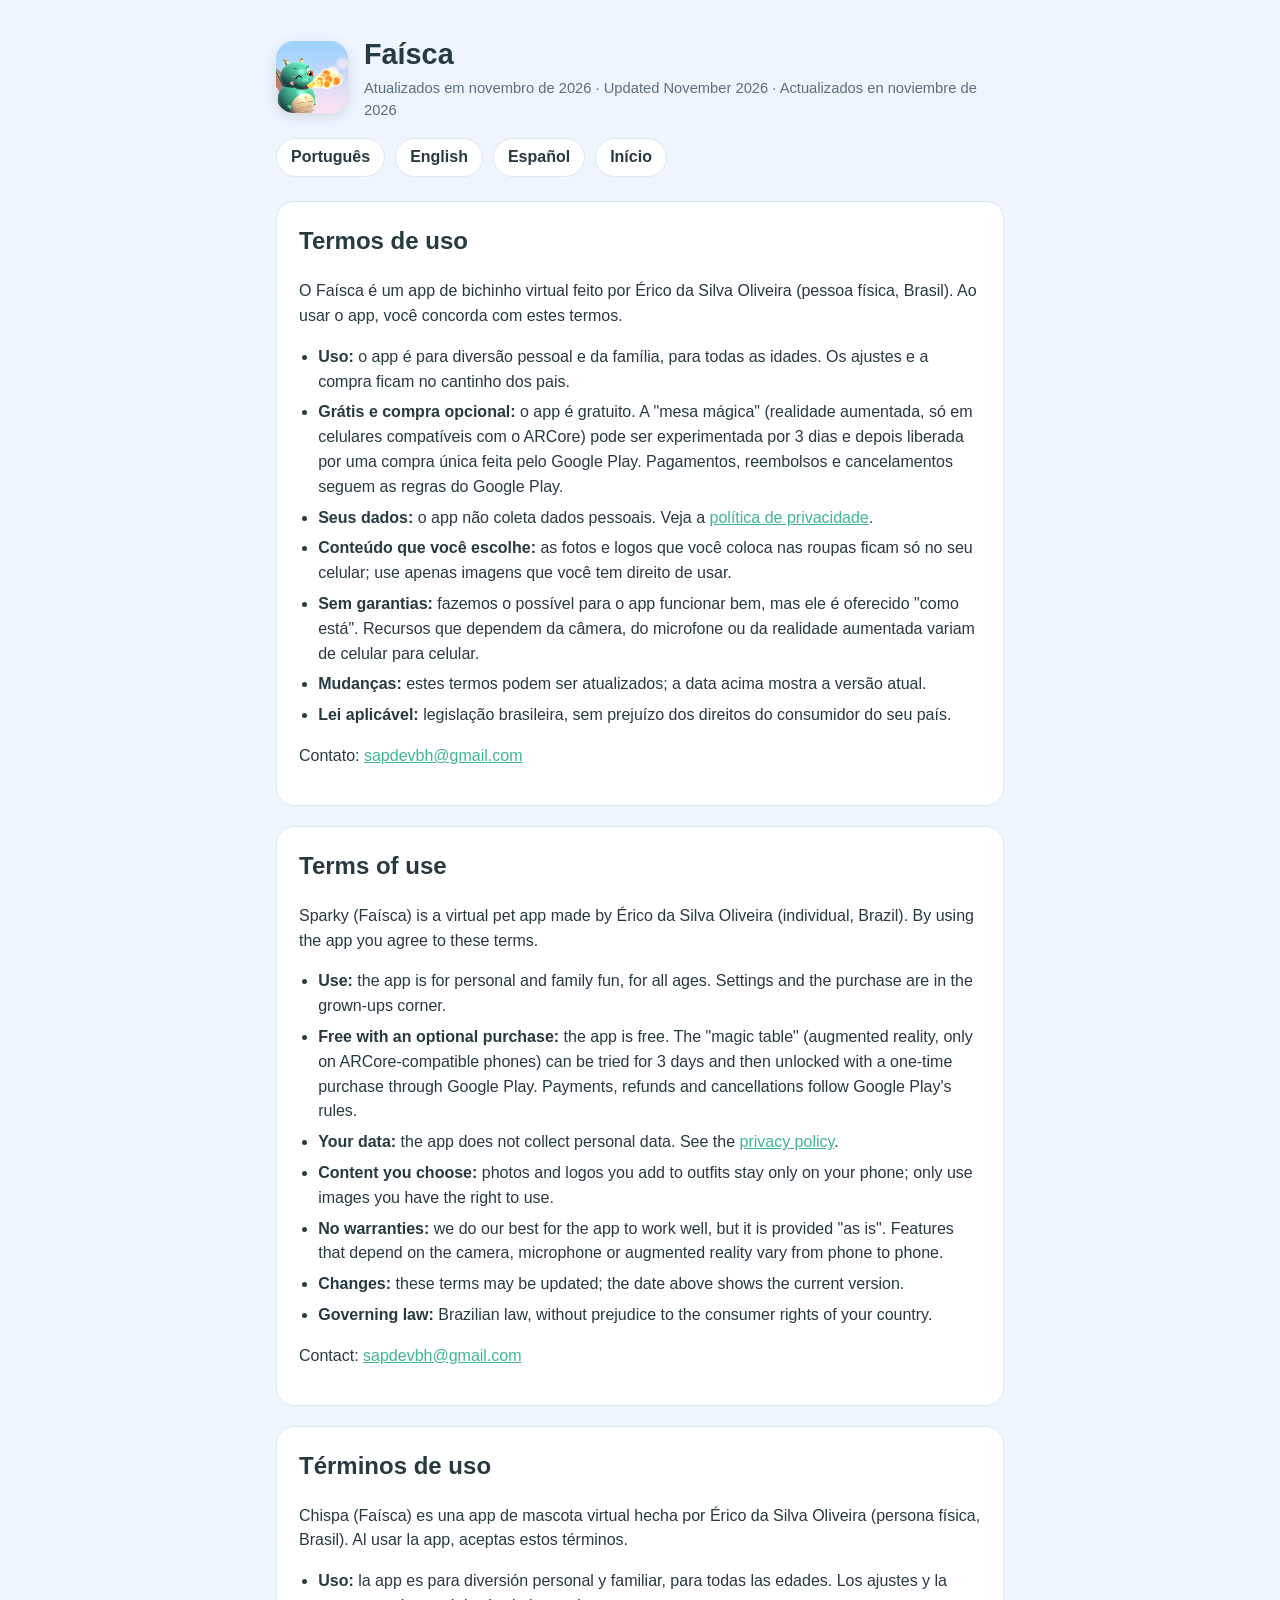
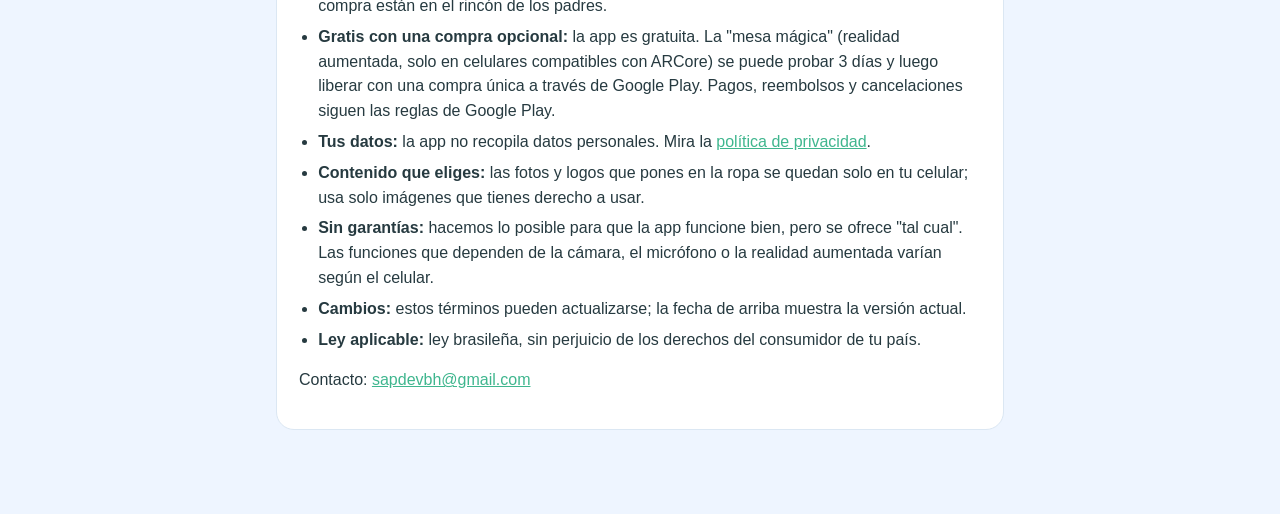
<file: termos-android.html>
<!doctype html>
<html lang="pt-BR">
<head>
<meta charset="utf-8"><meta name="viewport" content="width=device-width, initial-scale=1">
<title>Faísca — Termos de uso (Android)</title>
<link rel="icon" href="icone.png"><link rel="stylesheet" href="style.css">
</head>
<body><main>
<header><img src="icone.png" alt=""><div><h1>Faísca</h1><div class="soft">Atualizados em novembro de 2026 · Updated November 2026 · Actualizados en noviembre de 2026</div></div></header>
<nav><a href="#pt">Português</a><a href="#en">English</a><a href="#es">Español</a><a href="android.html">Início</a></nav>
<section id="pt">
<h2>Termos de uso</h2>
<p>O Faísca é um app de bichinho virtual feito por Érico da Silva Oliveira (pessoa física, Brasil). Ao usar o app, você concorda com estes termos.</p>
<ul>
<li><strong>Uso:</strong> o app é para diversão pessoal e da família, para todas as idades. Os ajustes e a compra ficam no cantinho dos pais.</li>
<li><strong>Grátis e compra opcional:</strong> o app é gratuito. A "mesa mágica" (realidade aumentada, só em celulares compatíveis com o ARCore) pode ser experimentada por 3 dias e depois liberada por uma compra única feita pelo Google Play. Pagamentos, reembolsos e cancelamentos seguem as regras do Google Play.</li>
<li><strong>Seus dados:</strong> o app não coleta dados pessoais. Veja a <a href="privacidade-android.html#pt">política de privacidade</a>.</li>
<li><strong>Conteúdo que você escolhe:</strong> as fotos e logos que você coloca nas roupas ficam só no seu celular; use apenas imagens que você tem direito de usar.</li>
<li><strong>Sem garantias:</strong> fazemos o possível para o app funcionar bem, mas ele é oferecido "como está". Recursos que dependem da câmera, do microfone ou da realidade aumentada variam de celular para celular.</li>
<li><strong>Mudanças:</strong> estes termos podem ser atualizados; a data acima mostra a versão atual.</li>
<li><strong>Lei aplicável:</strong> legislação brasileira, sem prejuízo dos direitos do consumidor do seu país.</li>
</ul>
<p>Contato: <a href="mailto:sapdevbh@gmail.com">sapdevbh@gmail.com</a></p>
</section>
<section id="en">
<h2>Terms of use</h2>
<p>Sparky (Faísca) is a virtual pet app made by Érico da Silva Oliveira (individual, Brazil). By using the app you agree to these terms.</p>
<ul>
<li><strong>Use:</strong> the app is for personal and family fun, for all ages. Settings and the purchase are in the grown-ups corner.</li>
<li><strong>Free with an optional purchase:</strong> the app is free. The "magic table" (augmented reality, only on ARCore-compatible phones) can be tried for 3 days and then unlocked with a one-time purchase through Google Play. Payments, refunds and cancellations follow Google Play's rules.</li>
<li><strong>Your data:</strong> the app does not collect personal data. See the <a href="privacidade-android.html#en">privacy policy</a>.</li>
<li><strong>Content you choose:</strong> photos and logos you add to outfits stay only on your phone; only use images you have the right to use.</li>
<li><strong>No warranties:</strong> we do our best for the app to work well, but it is provided "as is". Features that depend on the camera, microphone or augmented reality vary from phone to phone.</li>
<li><strong>Changes:</strong> these terms may be updated; the date above shows the current version.</li>
<li><strong>Governing law:</strong> Brazilian law, without prejudice to the consumer rights of your country.</li>
</ul>
<p>Contact: <a href="mailto:sapdevbh@gmail.com">sapdevbh@gmail.com</a></p>
</section>
<section id="es">
<h2>Términos de uso</h2>
<p>Chispa (Faísca) es una app de mascota virtual hecha por Érico da Silva Oliveira (persona física, Brasil). Al usar la app, aceptas estos términos.</p>
<ul>
<li><strong>Uso:</strong> la app es para diversión personal y familiar, para todas las edades. Los ajustes y la compra están en el rincón de los padres.</li>
<li><strong>Gratis con una compra opcional:</strong> la app es gratuita. La "mesa mágica" (realidad aumentada, solo en celulares compatibles con ARCore) se puede probar 3 días y luego liberar con una compra única a través de Google Play. Pagos, reembolsos y cancelaciones siguen las reglas de Google Play.</li>
<li><strong>Tus datos:</strong> la app no recopila datos personales. Mira la <a href="privacidade-android.html#es">política de privacidad</a>.</li>
<li><strong>Contenido que eliges:</strong> las fotos y logos que pones en la ropa se quedan solo en tu celular; usa solo imágenes que tienes derecho a usar.</li>
<li><strong>Sin garantías:</strong> hacemos lo posible para que la app funcione bien, pero se ofrece "tal cual". Las funciones que dependen de la cámara, el micrófono o la realidad aumentada varían según el celular.</li>
<li><strong>Cambios:</strong> estos términos pueden actualizarse; la fecha de arriba muestra la versión actual.</li>
<li><strong>Ley aplicable:</strong> ley brasileña, sin perjuicio de los derechos del consumidor de tu país.</li>
</ul>
<p>Contacto: <a href="mailto:sapdevbh@gmail.com">sapdevbh@gmail.com</a></p>
</section>
</main></body>
</html>
</file>
<file: style.css>
:root { --bg: #eef5ff; --card: #ffffff; --ink: #263a40; --soft: #5b6f75; --accent: #3fb68e; --line: #dbe7f3; }
@media (prefers-color-scheme: dark) { :root { --bg: #121a24; --card: #1b2532; --ink: #e8f0f2; --soft: #a5b4bb; --accent: #5ad3a8; --line: #2a3747; } }
* { box-sizing: border-box; }
body { margin: 0; font-family: -apple-system, BlinkMacSystemFont, "SF Pro Rounded", "Segoe UI", Roboto, sans-serif; background: var(--bg); color: var(--ink); line-height: 1.55; }
main { max-width: 760px; margin: 0 auto; padding: 32px 16px 64px; }
header { display: flex; align-items: center; gap: 16px; margin-bottom: 8px; }
header img { width: 72px; height: 72px; border-radius: 18px; box-shadow: 0 4px 14px rgba(0,0,0,.12); }
h1 { font-size: 1.8rem; margin: 0; }
h2 { margin-top: 0; }
nav { display: flex; gap: 10px; flex-wrap: wrap; margin: 16px 0 24px; }
nav a { padding: 6px 14px; border-radius: 999px; background: var(--card); border: 1px solid var(--line); color: var(--ink); text-decoration: none; font-weight: 600; }
section { background: var(--card); border: 1px solid var(--line); border-radius: 18px; padding: 20px 22px; margin-bottom: 20px; }
a { color: var(--accent); }
.soft { color: var(--soft); font-size: .92rem; }
ul { padding-left: 1.2rem; }
li { margin: 6px 0; }
</file>
